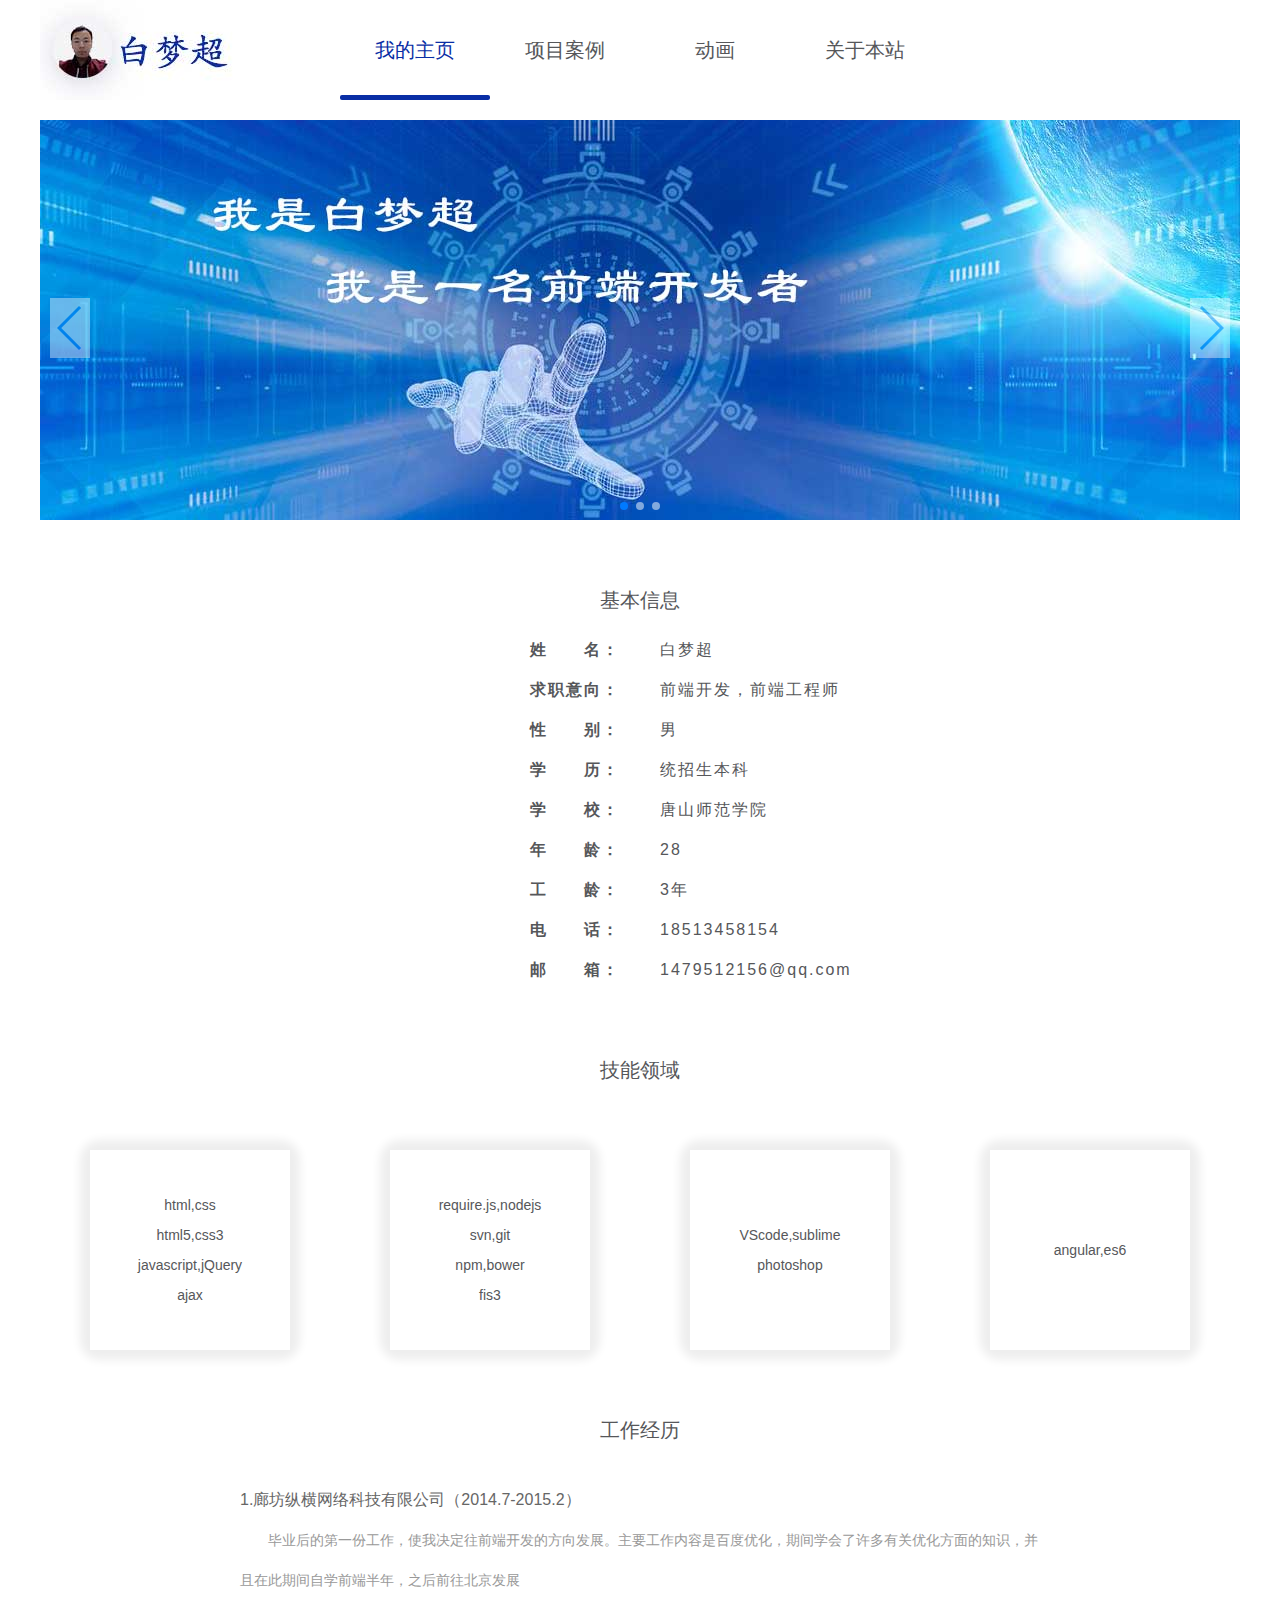
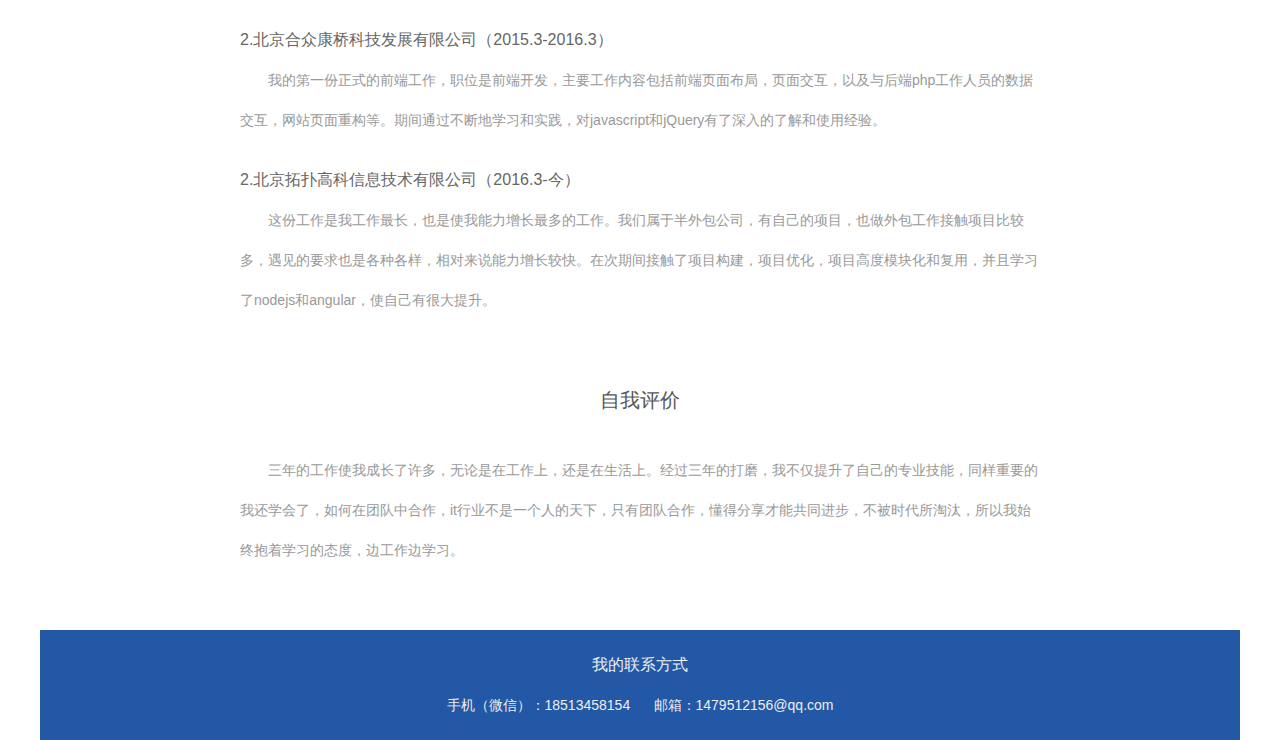
<file: index.html>
<html>
	<head>
		<meta http-equiv="Content-Type" content="text/html; charset=utf-8" />
		<title>我的主页</title>
		<meta name="keywords" content="我的主页" />
		<meta name="description" content="我的主页" />
		<meta name="viewport" content="width=device-width,initial-scale=1,maximum-scale=1,user-scalable=no" />
		<meta content="telephone=no,email=no" name="format-detection" />
		<meta http-equiv="X-UA-Compatible" content="IE=edge">
		<link rel="stylesheet" type="text/css" href="/css/style.css">
		<link rel="stylesheet" type="text/css" href="/inc/swiper.min.css">
	</head>
<body class="index">
	<section class="html_nav">
		<section class="html_auto">
			<div class="logo">
				<img src="/images/logo.png">
			</div>
			<ul class="nav">
				<li class="on" url="/" target="_self" >我的主页</li>
				<li class="li_click" url="/views/myWorks.html" target="_self" >项目案例</li>
				<li class="li_click" url="/views/canvas/canvaslist.html" target="_self" >动画</li>            
				<li class="li_click" url="/views/about.html" target="_self" >关于本站</li>
				<li class="bottom_line"></li>
			</ul>
		</section>
	</section>
	<section class="html_auto">
		<section class="html_banner">
			<div class="swiper-container">
				<div class="swiper-wrapper">
					<div class="swiper-slide"><img src="/UploadFiles/banner_1.jpg"></div>
					<div class="swiper-slide"><img src="/UploadFiles/banner_2.jpg"></div>
					<div class="swiper-slide"><img src="/UploadFiles/banner_3.jpg"></div>
				</div>
				<!-- 如果需要分页器 -->
				<div class="swiper-pagination"></div>
				<!-- 如果需要导航按钮 -->
				<div class="swiper-button-prev"></div>
				<div class="swiper-button-next"></div>
			</div>
		</section>
	</section>
	<section class="html_auto">
		<section class="AboutUs">
			<h3 class="module_title">基本信息</h3>
			<div class="information">
				<div class="left">姓　　名：</div>
				<div class="right">白梦超</div>
				<div class="left">求职意向：</div>
				<div class="right">前端开发，前端工程师</div>
				<div class="left">性　　别：</div>
				<div class="right">男</div>
				<div class="left">学　　历：</div>
				<div class="right">统招生本科</div>
				<div class="left">学　　校：</div>
				<div class="right">唐山师范学院</div>
				<div class="left">年　　龄：</div>
				<div class="right">28</div>
				<div class="left">工　　龄：</div>
				<div class="right">3年</div>
				<div class="left">电　　话：</div>
				<div class="right">18513458154</div>
				<div class="left">邮　　箱：</div>
				<div class="right">1479512156@qq.com</div>
			</div>
		</section>
		<section class="module_box">
			<h3 class="module_title">技能领域</h3>
			<div class="knowledge">
				<div class="box_hover">
					<div class="box_bao">
						<div class="box">			
							<div class="box_out">
								熟练使用html、css、H5、css3完成页面布局和页面重构，配合js、jQuery实现页面动态交互效果，并且实现ajax数据交互。
							</div>
						</div>
						<div class="box">
							<div class="box_in">
								html,css<br>html5,css3<br>javascript,jQuery<br>ajax
							</div>
						</div>
					</div>
				</div>
				<div class="box_hover">
					<div class="box_bao">
						<div class="box">
							<div class="box_out">
								熟练使用require.js、nodejs实现网站构建，以及高度模块化，善于使用svn、git等版本管理器团队合作，善于利用npm、bower等前端包管理器，fis3优化项目
							</div>
						</div>
						<div class="box">
							<div class="box_in">
								require.js,nodejs<br>svn,git<br>npm,bower<br>fis3
							</div>
						</div>
					</div>
				</div>
				<div class="box_hover">
					<div class="box_bao">
						<div class="box">
							<div class="box_out">
								熟练使用VScode,sublime等前端编程软件，以及photoshop制图工具，100%还原设计稿，完成项目前台页面
							</div>
						</div>
						<div class="box">
							<div class="box_in">
								VScode,sublime<br>photoshop
							</div>
						</div>
					</div>
				</div>
				<div class="box_hover">
					<div class="box_bao">
						<div class="box">
							<div class="box_out">
								熟悉angular、es6，对es6的新特性略有研究，目前还在深入的学习angular和es6
							</div>
						</div>
						<div class="box">
							<div class="box_in">
								angular,es6
							</div>
						</div>
					</div>
				</div>
			</div>
		</section>
		<section class="module_box">
			<h3 class="module_title">工作经历</h3>
			<div class="personal">
				<p class="p1">1.廊坊纵横网络科技有限公司（2014.7-2015.2）</p>
				<p class="p2">毕业后的第一份工作，使我决定往前端开发的方向发展。主要工作内容是百度优化，期间学会了许多有关优化方面的知识，并且在此期间自学前端半年，之后前往北京发展</p>
			</div>
			<div class="personal">
				<p class="p1">2.北京合众康桥科技发展有限公司（2015.3-2016.3）</p>
				<p class="p2">我的第一份正式的前端工作，职位是前端开发，主要工作内容包括前端页面布局，页面交互，以及与后端php工作人员的数据交互，网站页面重构等。期间通过不断地学习和实践，对javascript和jQuery有了深入的了解和使用经验。</p>
			</div>
			<div class="personal">
				<p class="p1">2.北京拓扑高科信息技术有限公司（2016.3-今）</p>
				<p class="p2">这份工作是我工作最长，也是使我能力增长最多的工作。我们属于半外包公司，有自己的项目，也做外包工作接触项目比较多，遇见的要求也是各种各样，相对来说能力增长较快。在次期间接触了项目构建，项目优化，项目高度模块化和复用，并且学习了nodejs和angular，使自己有很大提升。</p>
			</div>
		</section>
		<section class="module_box">
				<h3 class="module_title">自我评价</h3>
				<div class="personal">					
					<p class="p2">三年的工作使我成长了许多，无论是在工作上，还是在生活上。经过三年的打磨，我不仅提升了自己的专业技能，同样重要的我还学会了，如何在团队中合作，it行业不是一个人的天下，只有团队合作，懂得分享才能共同进步，不被时代所淘汰，所以我始终抱着学习的态度，边工作边学习。</p>
				</div>
			</section>
	</section>
	<section class="html_foot">
		<h1>我的联系方式</h1>
		<p>手机（微信）：18513458154 &nbsp;&nbsp;&nbsp;&nbsp; 邮箱：1479512156@qq.com</p>
	</section>
<script data-main="/widget/main.js" src="/inc/require.js" id="script_page" page="index"></script>
</body>
</html>
</file>
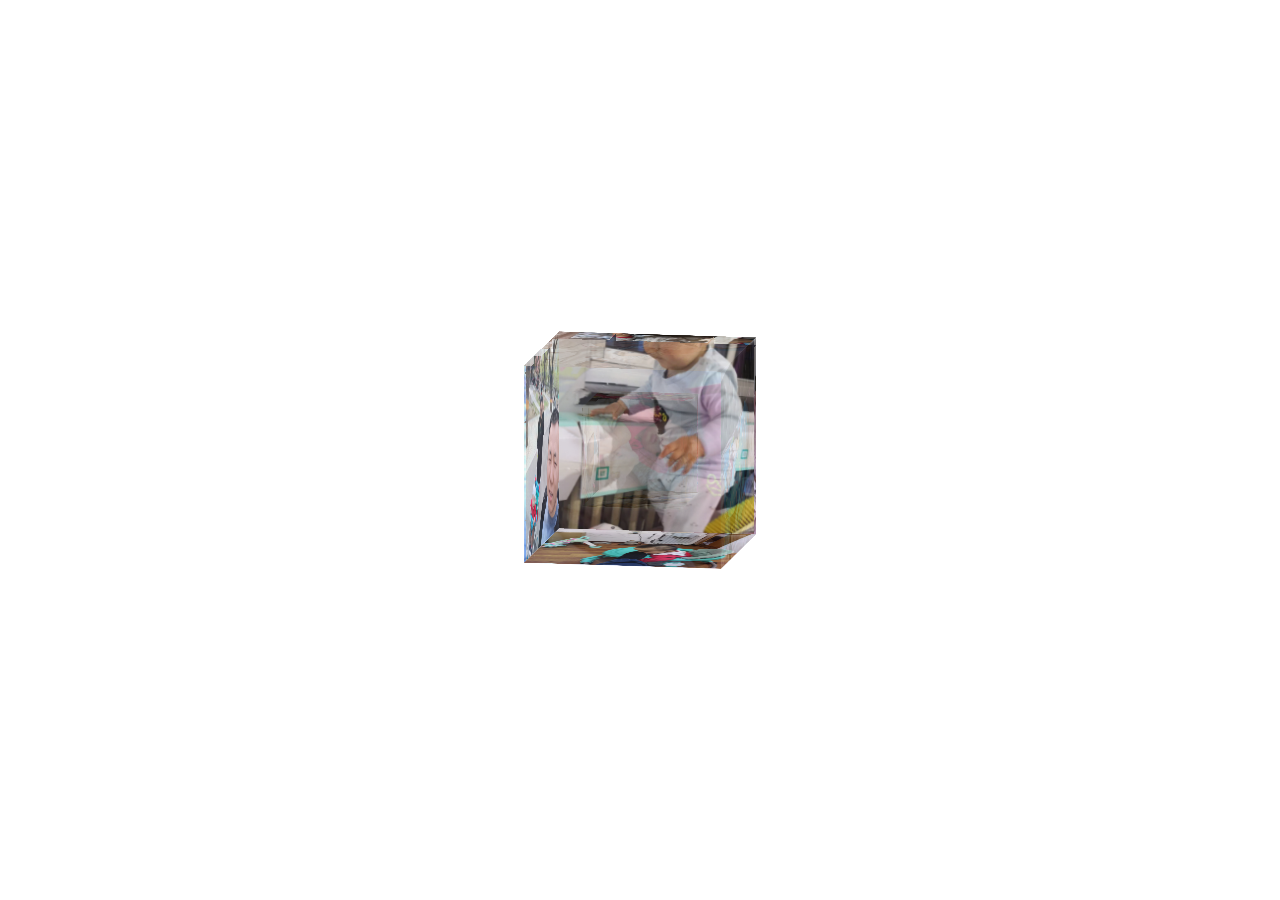
<file: animation/animation1/index.htm>
<!DOCTYPE html>
<html lang="en">

<head>
    <meta charset="UTF-8">
    <meta name="viewport" content="width=device-width, initial-scale=1.0">
    <meta http-equiv="X-UA-Compatible" content="ie=edge">
    <title>css3 照片盒</title>
    <link rel="stylesheet" type="text/css" href="css/xixi.css" />
</head>

<body>
    <div id="boxOut">
        <div id="box">
            <div class="in"></div>
            <div class="in"></div>
            <div class="in"></div>
            <div class="in"></div>
            <div class="in"></div>
            <div class="in"></div>
            <div class="out"></div>
            <div class="out"></div>
            <div class="out"></div>
            <div class="out"></div>
            <div class="out"></div>
            <div class="out"></div>
        </div>
    </div>
</body>
</html>
</file>
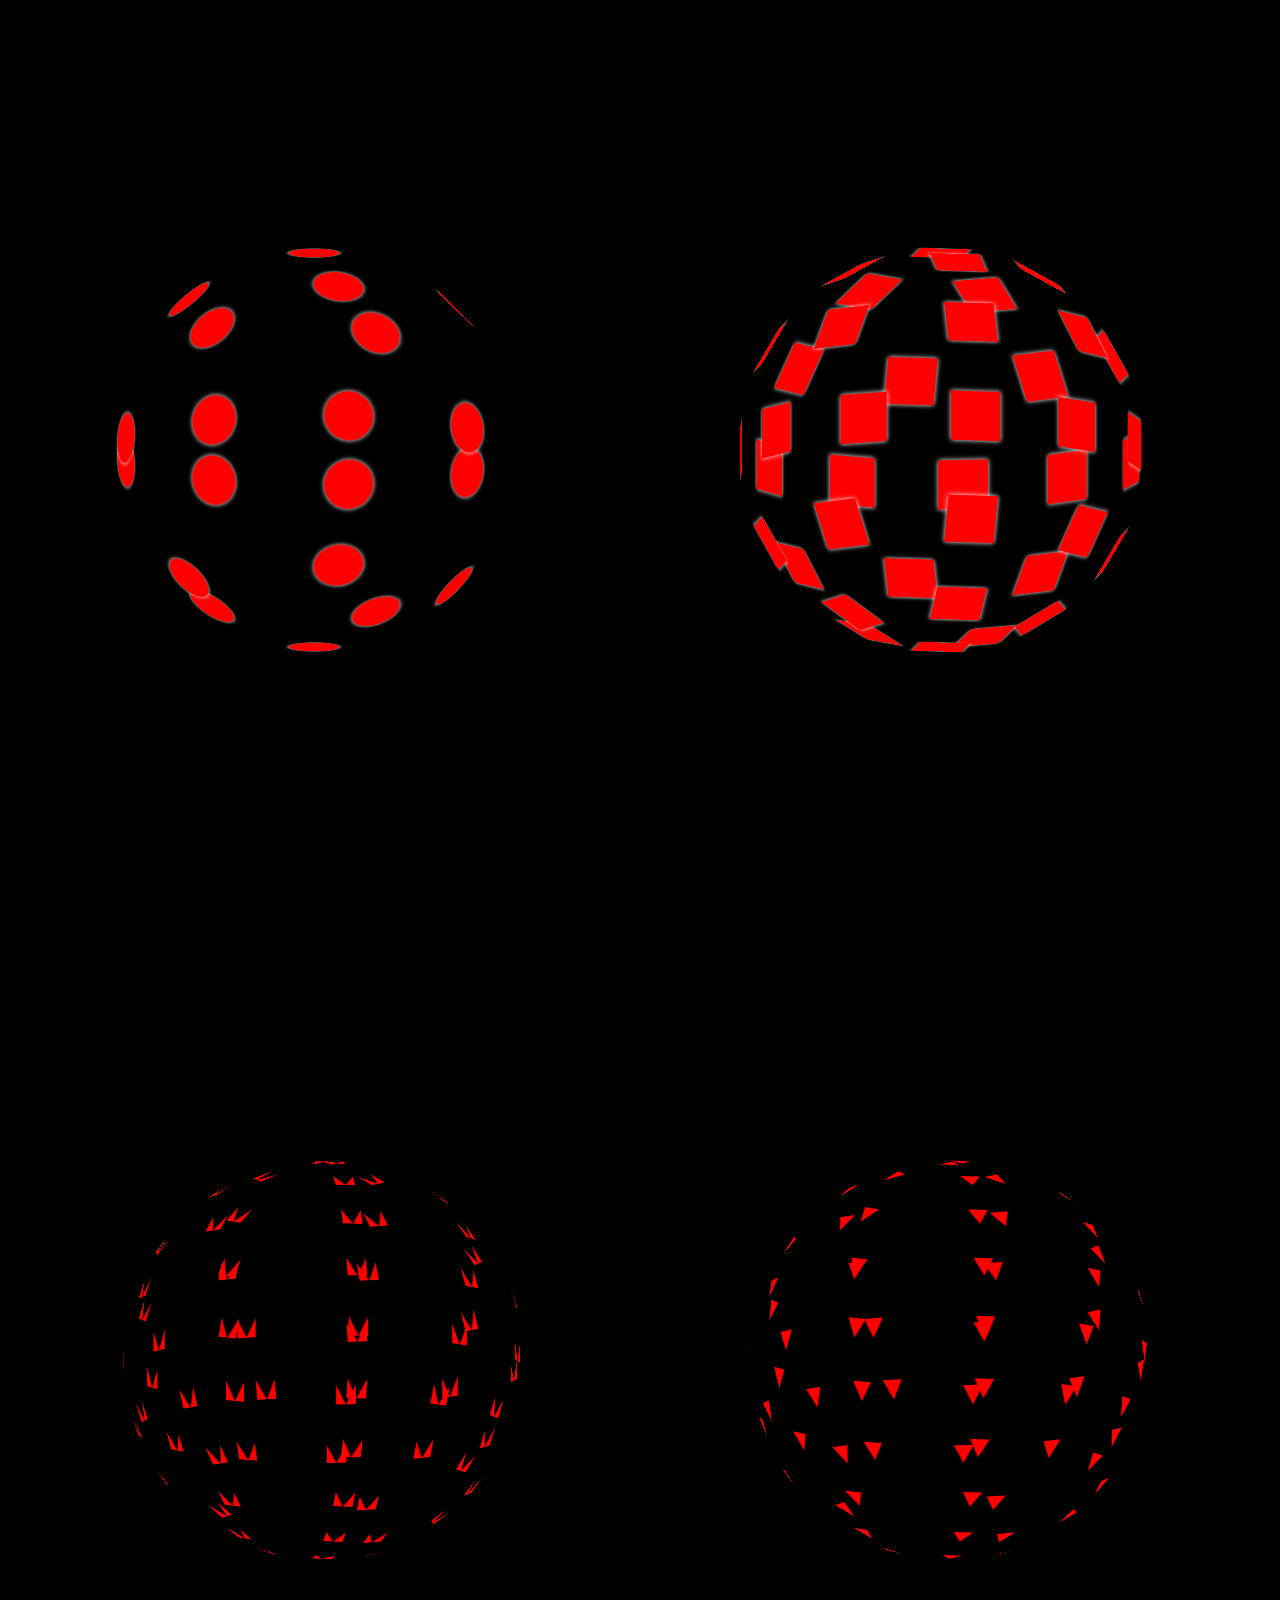
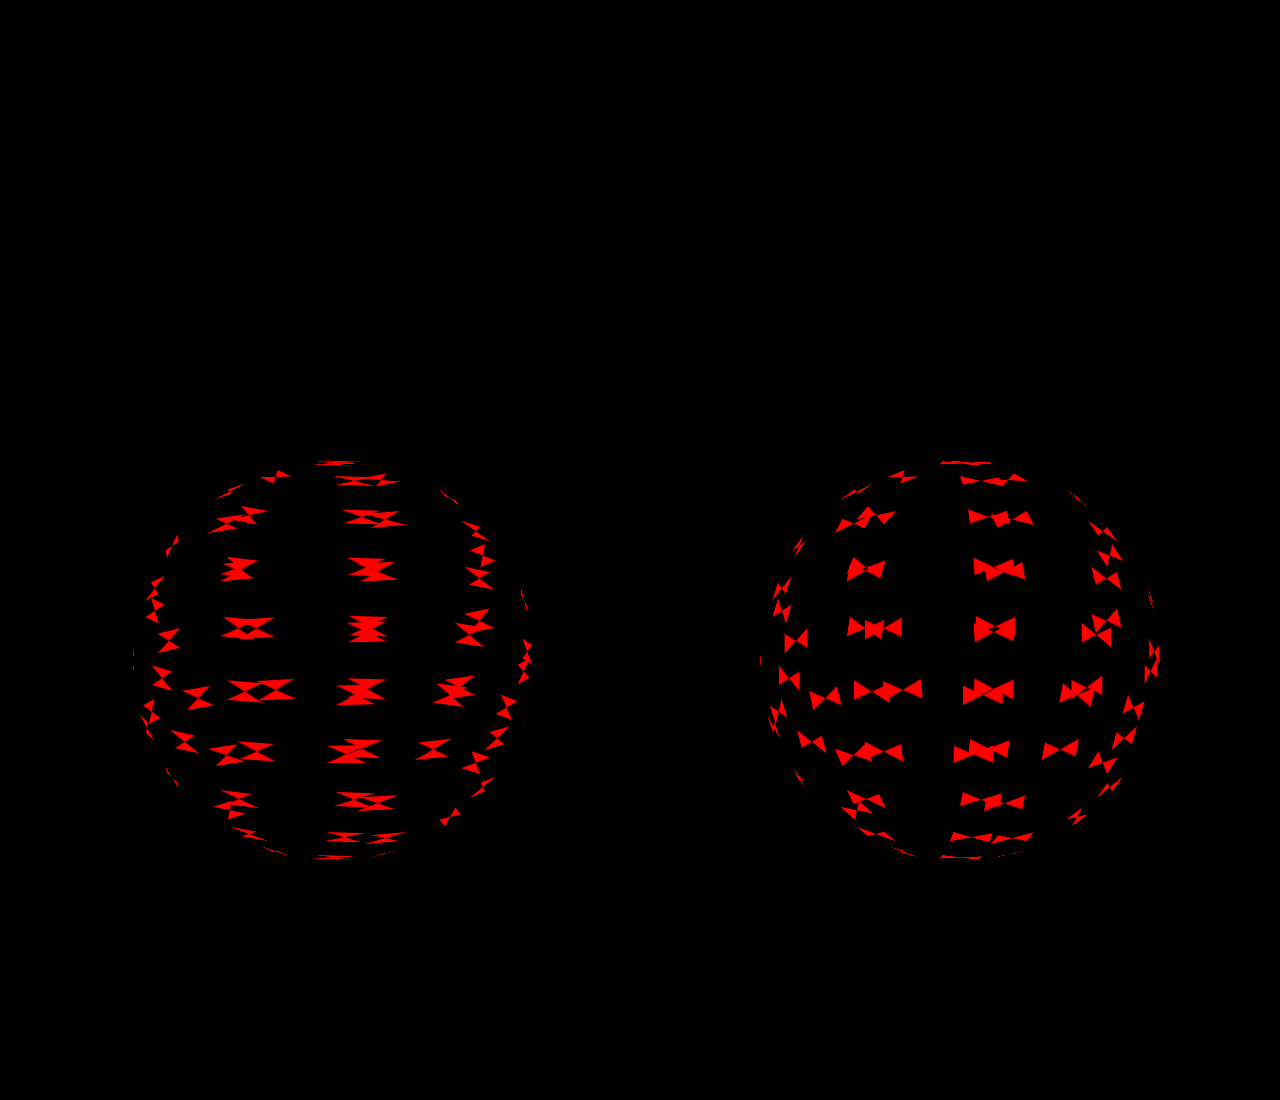
<file: animation/animation2/index.htm>
<!DOCTYPE html>
<html lang="en">

<head>
    <meta charset="UTF-8">
    <meta name="viewport" content="width=device-width, initial-scale=1.0">
    <meta http-equiv="X-UA-Compatible" content="ie=edge">
    <title>Document</title>
    <style>
        html,
        body,
        h1,
        h2,
        h3,
        h4,
        h5,
        h6,
        hr,
        p,
        ul,
        li,
        form,
        button,
        input,
        textarea,
        th,
        td,
        div,
        dl,
        dt,
        dd,
        img {
            margin: 0;
            padding: 0;
            border: 0;
            font-family: 'Microsoft YaHei';
        }

        body {
            background: #000;
        }

        #boxOut {
            width: 49vw;
            height: 100vh;
            position: relative;
            overflow: hidden;
            transform-style: preserve-3d;
            float: left;
            /* perspective: 200px; */
        }

        #boxOut>div {
            width: 100%;
            height: 100%;
            position: relative;
            transform-style: preserve-3d;
            transform: translateZ(100px);
            transform: rotateX(10deg) rotateY(10deg);
        }

        #boxOut div div {
            position: absolute;
            top: 50%;
            left: 50%;
            margin-left: -25px;
            margin-top: -25px;
            width: 50px;
            height: 50px;
            line-height: 50px;
            text-align: center;
            background: #ff0000;
            box-shadow: 0px 0px 5px #fff;
            border-radius: 50%;
            overflow: hidden;
            transition: all 1s linear;
            transform: translateZ(0px);
        }

        /*  球2*/
        #boxOut1 {
            width: 49vw;
            height: 100vh;
            position: relative;
            overflow: hidden;
            transform-style: preserve-3d;
            float: left;
            /* perspective: 200px; */
        }

        #boxOut1>div {
            width: 100%;
            height: 100%;
            position: relative;
            transform-style: preserve-3d;
            transform: translateZ(100px);
            transform: rotateX(10deg) rotateY(10deg);
        }

        #boxOut1 div div {
            position: absolute;
            top: 50%;
            left: 50%;
            margin-left: -25px;
            margin-top: -25px;
            width: 50px;
            height: 50px;
            line-height: 50px;
            text-align: center;
            background: #ff0000;
            box-shadow: 0px 0px 5px #fff;
            overflow: hidden;
            transition: all 1s linear;
            transform: translateZ(200px);
        }

        /* 球3*/
        #boxOut3 {
            width: 49vw;
            height: 100vh;
            position: relative;
            overflow: hidden;
            transform-style: preserve-3d;
            float: left;
            /* perspective: 200px; */
        }

        #boxOut3>div {
            width: 100%;
            height: 100%;
            position: relative;
            transform-style: preserve-3d;
            transform: translateZ(100px);
            transform: rotateX(10deg) rotateY(10deg);
        }

        #boxOut3 div div {
            position: absolute;
            top: 50%;
            left: 50%;
            /* margin-left: -25px;
            margin-top: -25px;
            width: 50px;
            height: 50px;
            line-height: 50px;
            text-align: center;
            background: #ff0000;
            box-shadow: 0px 0px 5px #fff;
            overflow: hidden;
            transition: all 1s linear; */
            width: 0;
            height: 0;
            border-top: 20px solid transparent;
            border-left: 10px solid red;
            border-right: 10px solid red;
            background: transparent;
            box-shadow: none;
            transform: translateZ(200px);
        }

        /* 球4*/
        #boxOut4 {
            width: 49vw;
            height: 100vh;
            position: relative;
            overflow: hidden;
            transform-style: preserve-3d;
            float: left;
            /* perspective: 200px; */
        }

        #boxOut4>div {
            width: 100%;
            height: 100%;
            position: relative;
            transform-style: preserve-3d;
            transform: translateZ(100px);
            transform: rotateX(10deg) rotateY(10deg);
        }

        #boxOut4 div div {
            position: absolute;
            top: 50%;
            left: 50%;
            width: 0;
            height: 0;
            border-top: 20px solid red;
            border-left: 10px solid transparent;
            border-right: 10px solid transparent;
            background: transparent;
            box-shadow: none;
            transform: translateZ(200px);
        }

        /* 球5*/
        #boxOut5 {
            width: 49vw;
            height: 100vh;
            position: relative;
            overflow: hidden;
            transform-style: preserve-3d;
            float: left;
            /* perspective: 200px; */
        }

        #boxOut5>div {
            width: 100%;
            height: 100%;
            position: relative;
            transform-style: preserve-3d;
            transform: translateZ(100px);
            transform: rotateX(10deg) rotateY(10deg);
        }

        #boxOut5 div div {
            position: absolute;
            top: 50%;
            left: 50%;
            width: 0;
            height: 0;
            border-top: 10px solid red;
            border-left: 20px solid transparent;
            border-right: 20px solid transparent;
            border-bottom: 10px solid red;
            background: transparent;
            box-shadow: none;
            transform: translateZ(200px);
        }

        /* 球6*/
        #boxOut6 {
            width: 49vw;
            height: 100vh;
            position: relative;
            overflow: hidden;
            transform-style: preserve-3d;
            float: left;
            /* perspective: 200px; */
        }

        #boxOut6>div {
            width: 100%;
            height: 100%;
            position: relative;
            transform-style: preserve-3d;
            transform: translateZ(100px);
            transform: rotateX(10deg) rotateY(10deg);
        }

        #boxOut6 div div {
            position: absolute;
            top: 50%;
            left: 50%;
            width: 0;
            height: 0;
            border-top: 10px solid transparent;
            border-bottom: 10px solid transparent;
            border-left: 20px solid red;
            border-right: 20px solid red;
            
            background: transparent;
            box-shadow: none;
            transform: translateZ(200px);
        }
    </style>
</head>

<body>
    <div id="boxOut">

    </div>
    <div id="boxOut1">

    </div>

    <div id="boxOut3">

    </div>
    <div id="boxOut4">

    </div>
    <div id="boxOut5">

    </div>
    <div id="boxOut6">

    </div>
</body>
<script src="js/cssCreateBall.js"></script>
<script>
    var ball1 = new cssCreateBall();
    var ball1_opt = {
        targetBox: 'boxOut', //目标元素外包盒子id，必须是id
        obj: [1,5,9,5,1], //球体元素分两类，数字 - 球体总行数每行比上一行多两个；数组-分别设置每一行个数
    }
    ball1.init(ball1_opt);

    var ball2 = new cssCreateBall();
    var ball2_opt = {
        targetBox: 'boxOut1', //目标元素外包盒子id，必须是id
        obj: [1,5,8,11,8,5,1], //球体元素分两类，数字 - 球体总行数每行比上一行多两个；数组-分别设置每一行个数
    }
    ball2.init(ball2_opt);

    var ball3 = new cssCreateBall();
    var ball3_opt = {
        targetBox: 'boxOut3', //目标元素外包盒子id，必须是id
        obj: 11, //球体元素分两类，数字 - 球体总行数每行比上一行多两个；数组-分别设置每一行个数
    }
    ball3.init(ball3_opt);

    var ball4 = new cssCreateBall();
    var ball4_opt = {
        targetBox: 'boxOut4', //目标元素外包盒子id，必须是id
        obj: 11, //球体元素分两类，数字 - 球体总行数每行比上一行多两个；数组-分别设置每一行个数
    }
    ball4.init(ball4_opt);

    var ball5 = new cssCreateBall();
    var ball5_opt = {
        targetBox: 'boxOut5', //目标元素外包盒子id，必须是id
        obj: 11, //球体元素分两类，数字 - 球体总行数每行比上一行多两个；数组-分别设置每一行个数
    }
    ball5.init(ball5_opt);

    var ball6 = new cssCreateBall();
    var ball6_opt = {
    targetBox: 'boxOut6', //目标元素外包盒子id，必须是id
    obj: 11, //球体元素分两类，数字 - 球体总行数每行比上一行多两个；数组-分别设置每一行个数
    }
    ball6.init(ball6_opt);
</script>
<!-- <script>
    //添加元素多行，每行比上一行多两个,一半行数+1;可以传一个数组，自定义每行行个数，
    function addElements(obj) {
        var oBox = document.getElementById('box');
        if (typeof obj == 'number') {
            for (var j = 0; j < obj; j++) {
                if (j < obj / 3) {
                    for (var i = 0; i < 2 * j + 1; i++) {
                        var odiv = document.createElement('div');
                        odiv.setAttribute('line', j + 1)
                        oBox.appendChild(odiv);
                    }
                } else {
                    for (var i = 0; i < 2 * (obj - j - 1) + 1; i++) {
                        var odiv = document.createElement('div');
                        odiv.setAttribute('line', j + 1)
                        oBox.appendChild(odiv);
                    }
                }
            }
        } else {
            for (var j = 0; j < obj.length; j++) {
                for (var i = 0; i < obj[j]; i++) {
                    var odiv = document.createElement('div');
                    odiv.setAttribute('line', j + 1)
                    oBox.appendChild(odiv);
                }
            }
        }

    }

    addElements([1, 5, 9, 15, 9, 5, 1])

    var aDiv = document.getElementById('box').getElementsByTagName('div');
    var maxLine = aDiv[aDiv.length - 1].getAttribute('line');
    var j = 0;
    document.getElementById('button').onclick = function () {
        oBox.className = "box";
        //球体
        for (; j < maxLine; j++) {
            var linDiv = [];
            for (var m = 0; m < aDiv.length; m++) {
                if (aDiv[m].getAttribute('line') == (j +
                        1)) {
                    linDiv.push(aDiv[m]);
                }
            }
            var i = 0;
            var degX = 180 / (maxLine - 1) * (j - (maxLine - 1) / 2);
            var degY = 360 /
                linDiv.length;
            for (; i < linDiv.length; i++) {
                linDiv[i].style.transition = "all "+ (j*5 + i)+"s liner";
                linDiv[i].style.transform = 'rotateY(' + degY * i + 'deg) rotateX(' +
                    degX + 'deg) translateZ(200px) ';
                
            }
        }
    }


    //斜面
    var oBox = document.getElementById('box')
    oBox.className = "box ping";
    var xieLine = Math.ceil(aDiv.length / 4);
    for (var i = 0; i < xieLine; i++) {

        aDiv[i].style.transform = "translateZ(" + i * 50 + "px) translateX(" + i * 50 + "px) rotateY(-60deg)";
        aDiv[i + xieLine].style.transform = "translateZ(" + i * 50 + "px) translateY(100px) translateX(" + i * 50 +
            "px)  rotateY(-60deg)"
        aDiv[i + xieLine * 2].style.transform = "translateZ(" + i * 50 + "px) translateY(200px) translateX(" + i * 50 +
            "px) rotateY(-60deg)"
        if (aDiv[i + xieLine * 3]) {
            aDiv[i + xieLine * 3].style.transform = "translateZ(" + i * 50 + "px) translateY(300px) translateX(" + i *
                50 + "px) rotateY(-60deg)"
        }

    }

    var oBox = document.getElementById('box')
    var x, y, startX, startY, moveX, moveY;
    startX = 10;
    startY = 10;
    document.addEventListener('mousedown', function (e) {
        x = e.pageX;
        y = e.pageY;

        downStartX = startX;
        downStartY = startY
        document.addEventListener('mousemove', fn1, false)
        document.addEventListener('mouseup', fn2, false)
    }, false)

    var fn2 = function () {
        document.removeEventListener('mousemove', fn1)
        document.removeEventListener('mouseup', fn2)
    }
    var fn1 = function (e) {
        moveX = e.pageX;
        moveY = e.pageY;

        startX = downStartX - (moveY - y);
        startY = downStartY + (moveX - x);

        //oBox.style.transform = ' rotateY(' + (startY + moveX - x) + 'deg)';
        oBox.style.transform = 'rotateX(' + startX + 'deg) rotateY(' + startY + 'deg)';


    }
</script> -->

</html>
</file>
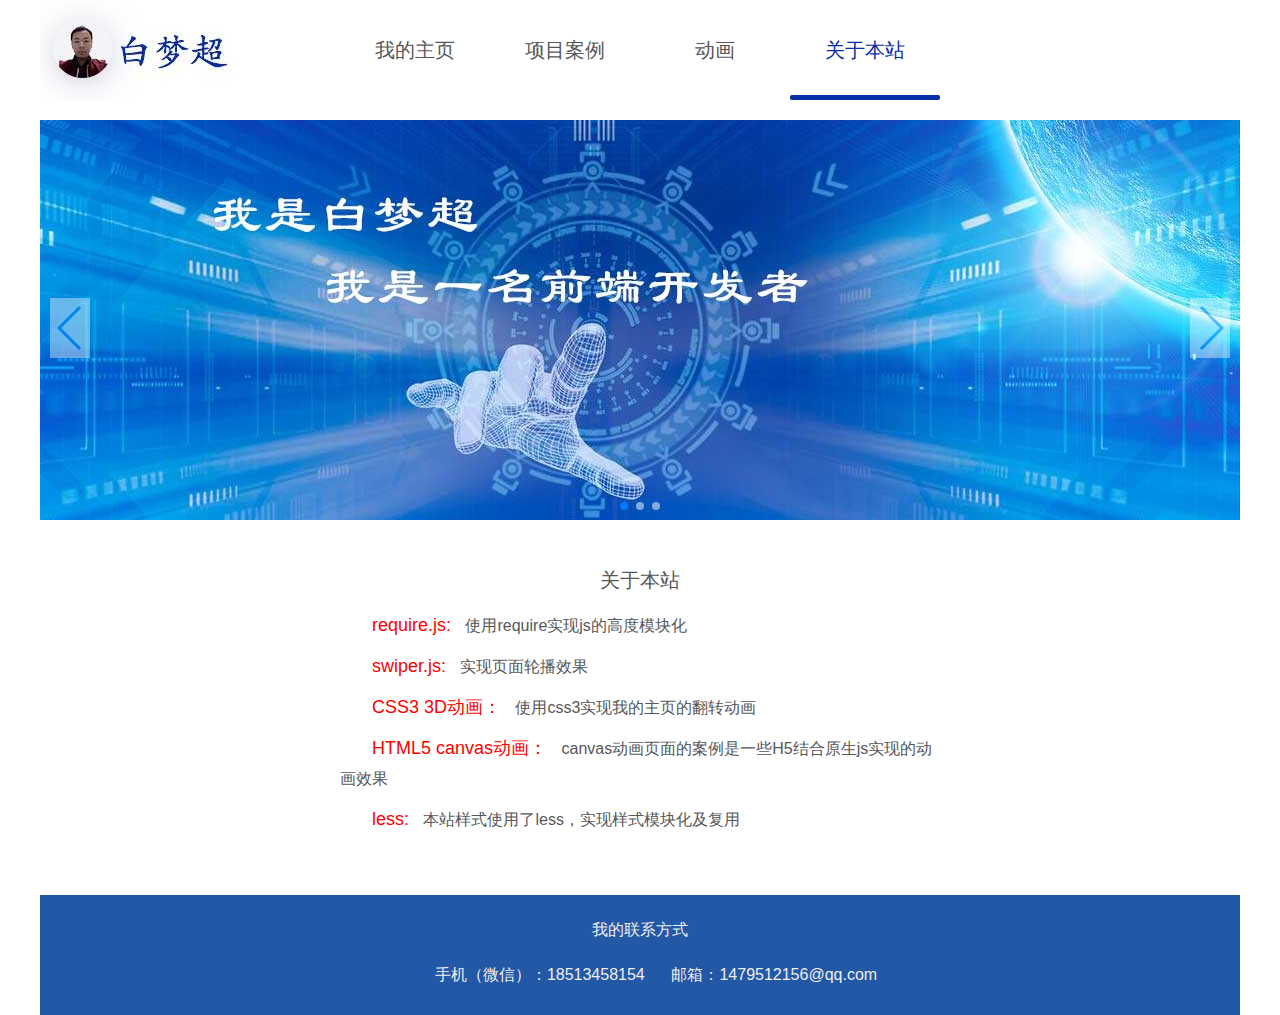
<file: views/about.html>
<html>
    <head>
		<meta http-equiv="Content-Type" content="text/html; charset=utf-8" />
		<title>关于本站</title>
		<meta name="keywords" content="关于本站" />
		<meta name="description" content="关于本站" />
		<meta name="viewport" content="width=device-width,initial-scale=1,maximum-scale=1,user-scalable=no" />
		<meta content="telephone=no,email=no" name="format-detection" />
		<meta http-equiv="X-UA-Compatible" content="IE=edge">
		<link rel="stylesheet" type="text/css" href="/css/style.css">
		<link rel="stylesheet" type="text/css" href="/inc/swiper.min.css">
	</head>
<body class="about">
    <section class="html_nav">
		<section class="html_auto">
			<div class="logo">
				<img src="/images/logo.png">
			</div>
			<ul class="nav">
				<li class="li_click" url="/" target="_self" >我的主页</li>
				<li class="li_click" url="/views/myWorks.html" target="_self" >项目案例</li>
				<li class="li_click" url="/views/canvas/canvaslist.html" target="_self" >动画</li>            
				<li class="on" url="/views/about.html" target="_self" >关于本站</li>
				<li class="bottom_line"></li>
			</ul>
		</section>
	</section>
	<section class="html_auto">
		<section class="html_banner">
			<div class="swiper-container">
				<div class="swiper-wrapper">
					<div class="swiper-slide"><img src="/UploadFiles/banner_1.jpg"></div>
					<div class="swiper-slide"><img src="/UploadFiles/banner_2.jpg"></div>
					<div class="swiper-slide"><img src="/UploadFiles/banner_3.jpg"></div>
				</div>
				<!-- 如果需要分页器 -->
				<div class="swiper-pagination"></div>
				<!-- 如果需要导航按钮 -->
				<div class="swiper-button-prev"></div>
				<div class="swiper-button-next"></div>
			</div>
		</section>
	</section>
	<section class="html_auto">        
        <h3 class="title">关于本站</h3>
        <p><span>require.js:</span> 使用require实现js的高度模块化</p>
        <p><span>swiper.js:</span> 实现页面轮播效果</p>
        <p><span>CSS3 3D动画：</span> 使用css3实现我的主页的翻转动画</p>
        <p><span>HTML5 canvas动画：</span> canvas动画页面的案例是一些H5结合原生js实现的动画效果</p>
        <p><span>less:</span> 本站样式使用了less，实现样式模块化及复用</p>    
    </section>
	<section class="html_foot">
		<h1>我的联系方式</h1>
		<p>手机（微信）：18513458154 &nbsp;&nbsp;&nbsp;&nbsp; 邮箱：1479512156@qq.com</p>
	</section>
<script data-main="/widget/main.js" src="/inc/require.js" id="script_page" page="index"></script>
</body>
</html>
</file>
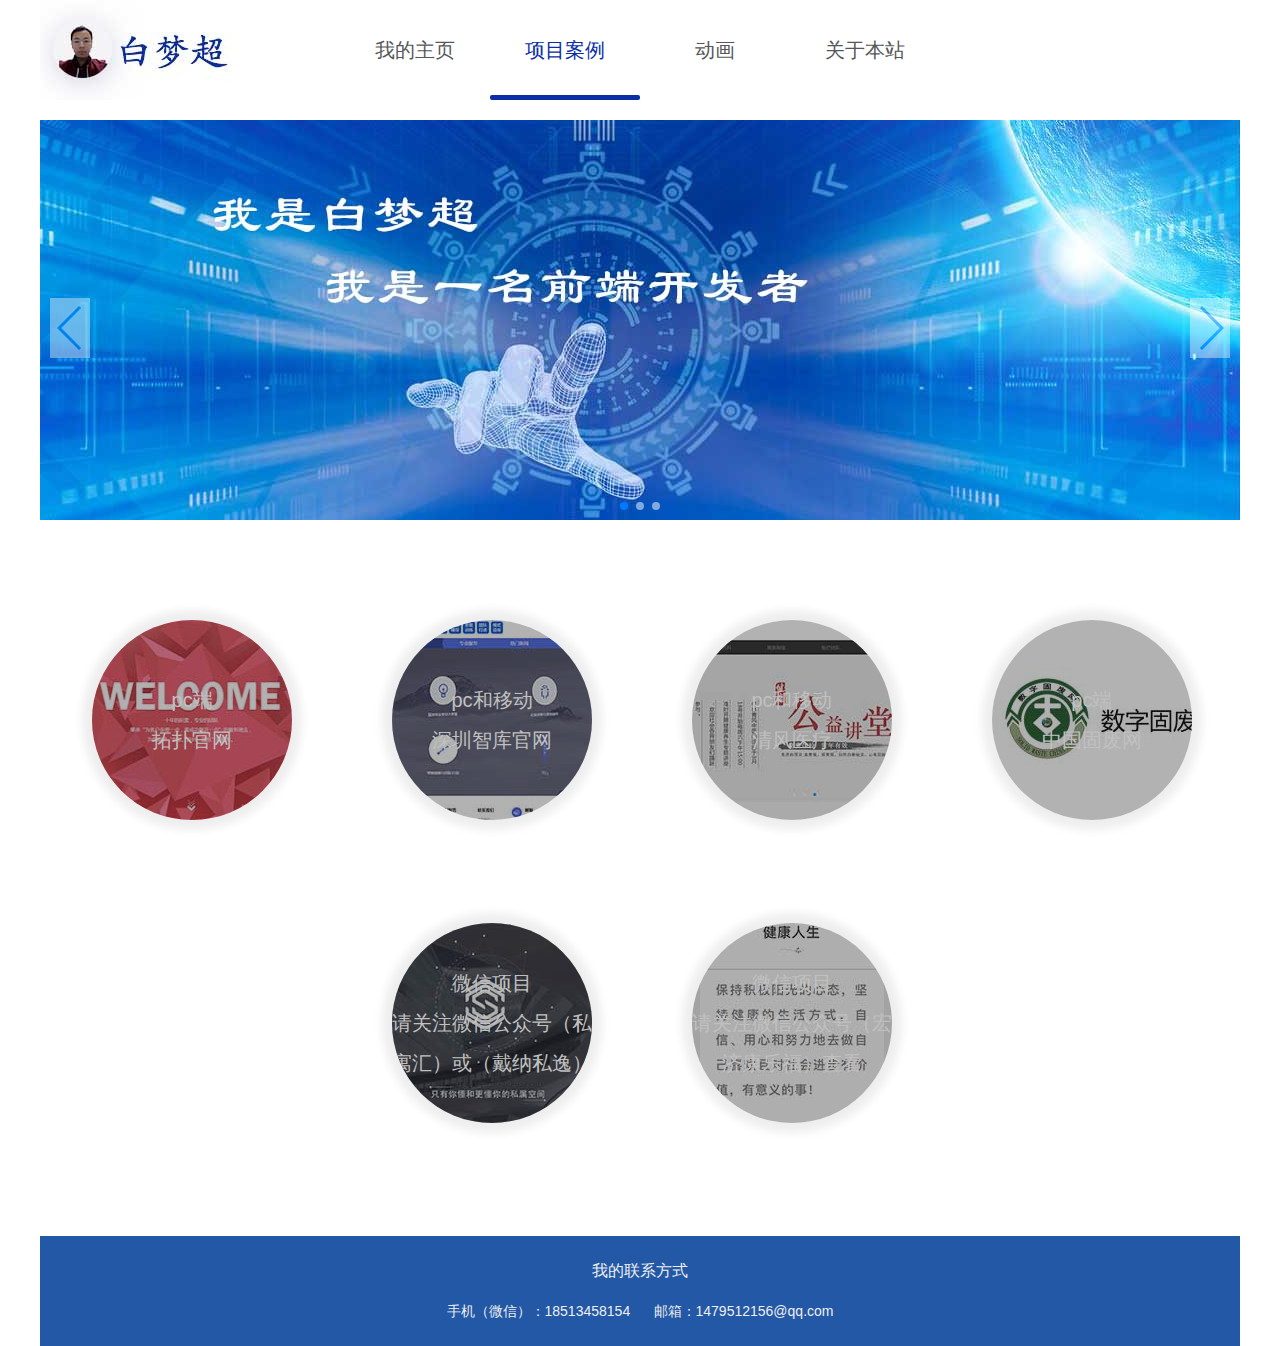
<file: views/myWorks.html>
<html>
	<head>
		<meta http-equiv="Content-Type" content="text/html; charset=utf-8" />
		<title>项目案例</title>
		<meta name="keywords" content="项目案例" />
		<meta name="description" content="项目案例" />
		<meta name="viewport" content="width=device-width,initial-scale=1,maximum-scale=1,user-scalable=no" />
		<meta content="telephone=no,email=no" name="format-detection" />
		<meta http-equiv="X-UA-Compatible" content="IE=edge">
		<link rel="stylesheet" type="text/css" href="/css/style.css">
		<link rel="stylesheet" type="text/css" href="/inc/swiper.min.css">
	</head>
<body class="myworks">
	<section class="html_nav">
		<section class="html_auto">
			<div class="logo">
				<img src="/images/logo.png">
			</div>
			<ul class="nav">
				<li class="li_click" url="/" target="_self" >我的主页</li>
				<li class="on" url="/views/myWorks.html" target="_self" >项目案例</li>
				<li class="li_click" url="/views/canvas/canvaslist.html" target="_self" >动画</li>            
				<li class="li_click" url="/views/about.html" target="_self" >关于本站</li>
				<li class="bottom_line"></li>
			</ul>
		</section>
	</section>
	<section class="html_auto">
		<section class="html_banner">
			<div class="swiper-container">
				<div class="swiper-wrapper">
					<div class="swiper-slide"><img src="/UploadFiles/banner_1.jpg"></div>
					<div class="swiper-slide"><img src="/UploadFiles/banner_2.jpg"></div>
					<div class="swiper-slide"><img src="/UploadFiles/banner_3.jpg"></div>
				</div>
				<!-- 如果需要分页器 -->
				<div class="swiper-pagination"></div>
				<!-- 如果需要导航按钮 -->
				<div class="swiper-button-prev"></div>
				<div class="swiper-button-next"></div>
			</div>
		</section>
	</section>
	<section class="html_auto">
		<ul class="html_list">
			<li class="li_1">
				<div class="content_box li_click" url="http://topu.net/" target="_blank">
					<div class="mask"></div>
					<div class="content">
						<p>pc端<br>拓扑官网</p>
					</div>
				</div>
			</li>
			<li class="li_2">
				<div class="content_box li_click" url="http://szttcn.com/" target="_blank">
					<div class="mask"></div>
					<div class="content">
						<p>pc和移动<br>深圳智库官网</p>
					</div>
				</div>
			</li>
			<li class="li_3">
				<div class="content_box li_click" url="http://glqfzy.com/" target="_blank">
					<div class="mask"></div>
					<div class="content">
						<p>pc和移动<br>清风医疗</p>
					</div>
				</div>
			</li>
			<li class="li_4">
				<div class="content_box li_click" url="http://www.solidwastechina.com" target="_blank">
					<div class="mask"></div>
					<div class="content">
						<p>pc端<br>中国固废网</p>
					</div>
				</div>
			</li>
			<li class="li_5">
				<div class="content_box">
					<div class="mask"></div>
					<div class="content">
						<p>微信项目<br>请关注微信公众号（私寓汇）或（戴纳私逸）</p>
					</div>
				</div>
			</li>
			<li class="li_6">
				<div class="content_box">
					<div class="mask"></div>
					<div class="content">
						<p>微信项目<br>请关注微信公众号（宏济康乐福）查看</p>
					</div>
				</div>
			</li>
		</ul>
	</section>
	<section class="html_foot">
		<h1>我的联系方式</h1>
		<p>手机（微信）：18513458154 &nbsp;&nbsp;&nbsp;&nbsp; 邮箱：1479512156@qq.com</p>
	</section>
<script data-main="/widget/main.js" src="/inc/require.js" id="script_page" page="canvas"></script>
</body>
</html>
</file>
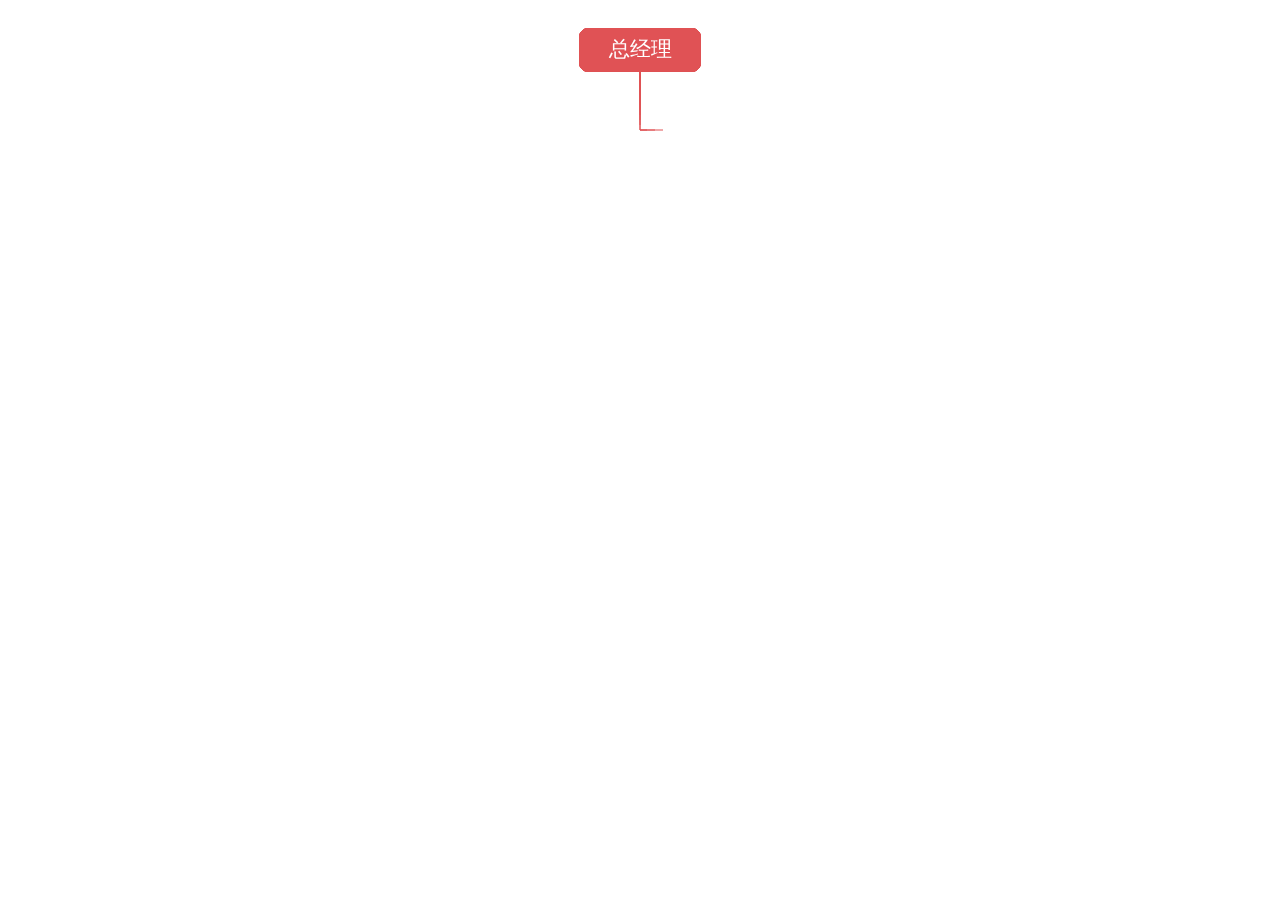
<file: views/canvas/canvas_1.html>
<html>
<head>
<meta http-equiv="Content-Type" content="text/html; charset=utf-8" />
<title>canvas动画</title>
<meta name="keywords" content="canvas动画" />
<meta name="description" content="canvas动画" />
<meta name="viewport" content="width=device-width,initial-scale=1,maximum-scale=1,user-scalable=no" />
<meta content="telephone=no,email=no" name="format-detection" />
<meta http-equiv="X-UA-Compatible" content="IE=edge">
<link rel="stylesheet" type="text/css" href="/css/style.css">
<link rel="stylesheet" type="text/css" href="/inc/swiper.min.css">
</head>
<body>
	<div class="html_auto">
		<canvas id="myCanvas"></canvas>
	</div>
</body>
<script data-main="/widget/main.js" src="/inc/require.js" id="script_page" page="canvas_1"></script>
</html>
</file>
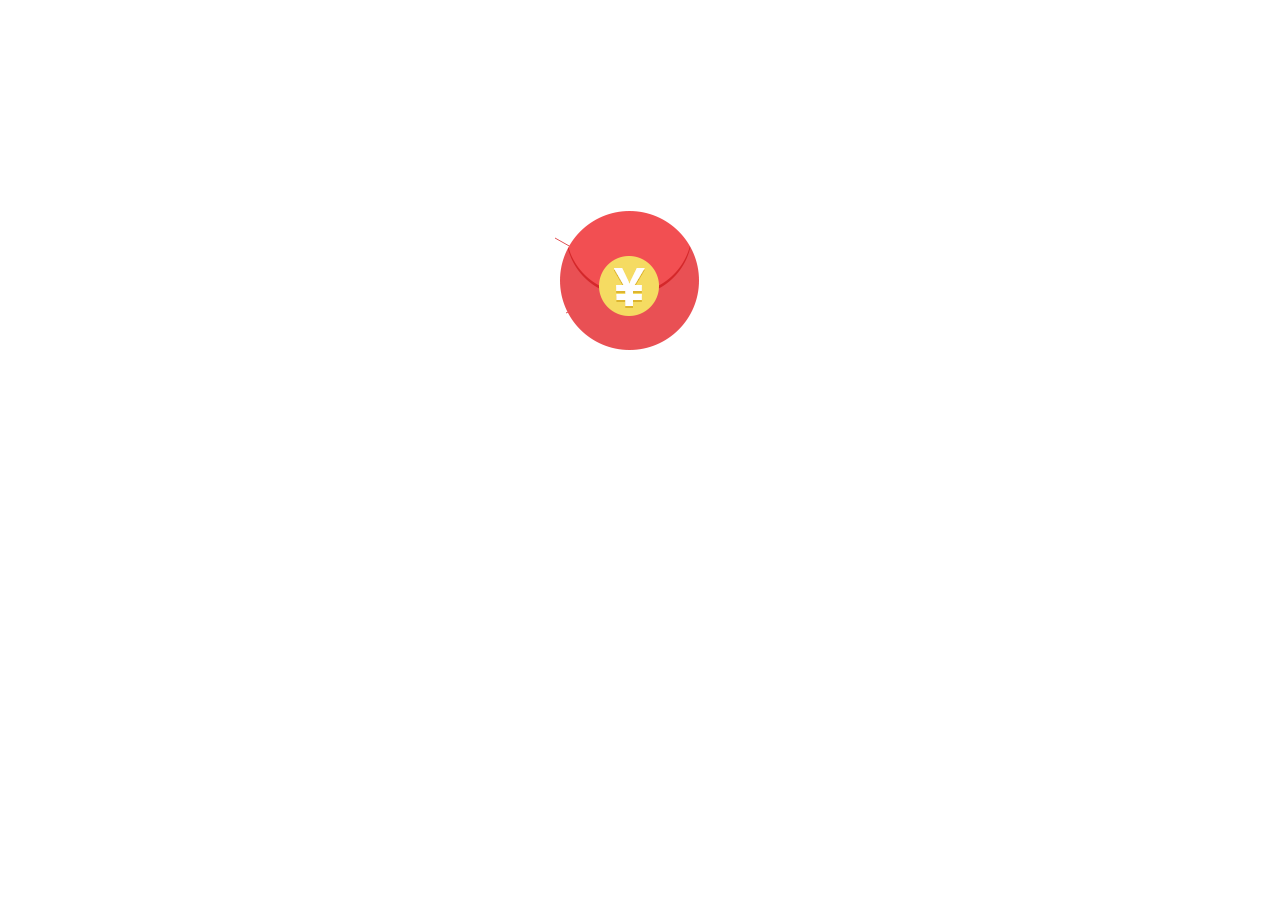
<file: views/canvas/canvas_2.html>
<html>
<head>
	<meta http-equiv="Content-Type" content="text/html; charset=utf-8" />
	<title>canvas动画</title>
	<meta name="keywords" content="canvas动画" />
	<meta name="description" content="canvas动画" />
	<meta name="viewport" content="width=device-width,initial-scale=1,maximum-scale=1,user-scalable=no" />
	<meta content="telephone=no,email=no" name="format-detection" />
	<meta http-equiv="X-UA-Compatible" content="IE=edge">
	<link rel="stylesheet" type="text/css" href="/css/style.css">
	<link rel="stylesheet" type="text/css" href="/inc/swiper.min.css">
	<style>
		div.min_width { width: 1200px; margin: 0 auto; position: relative;}
		div.pic { width: 139px; height: 139px; position: absolute; left: 520px; top: 211px;}
	</style>
</head>
<body>
	<div class="min_width">
		<canvas id="myCanvas"></canvas>
		<div class="pic">
			<img src="/images/weixin_yuan.png" />
		</div>
	</div>
</body>
<script data-main="/widget/main.js" src="/inc/require.js" id="script_page" page="canvas_2"></script>
</html>
</file>
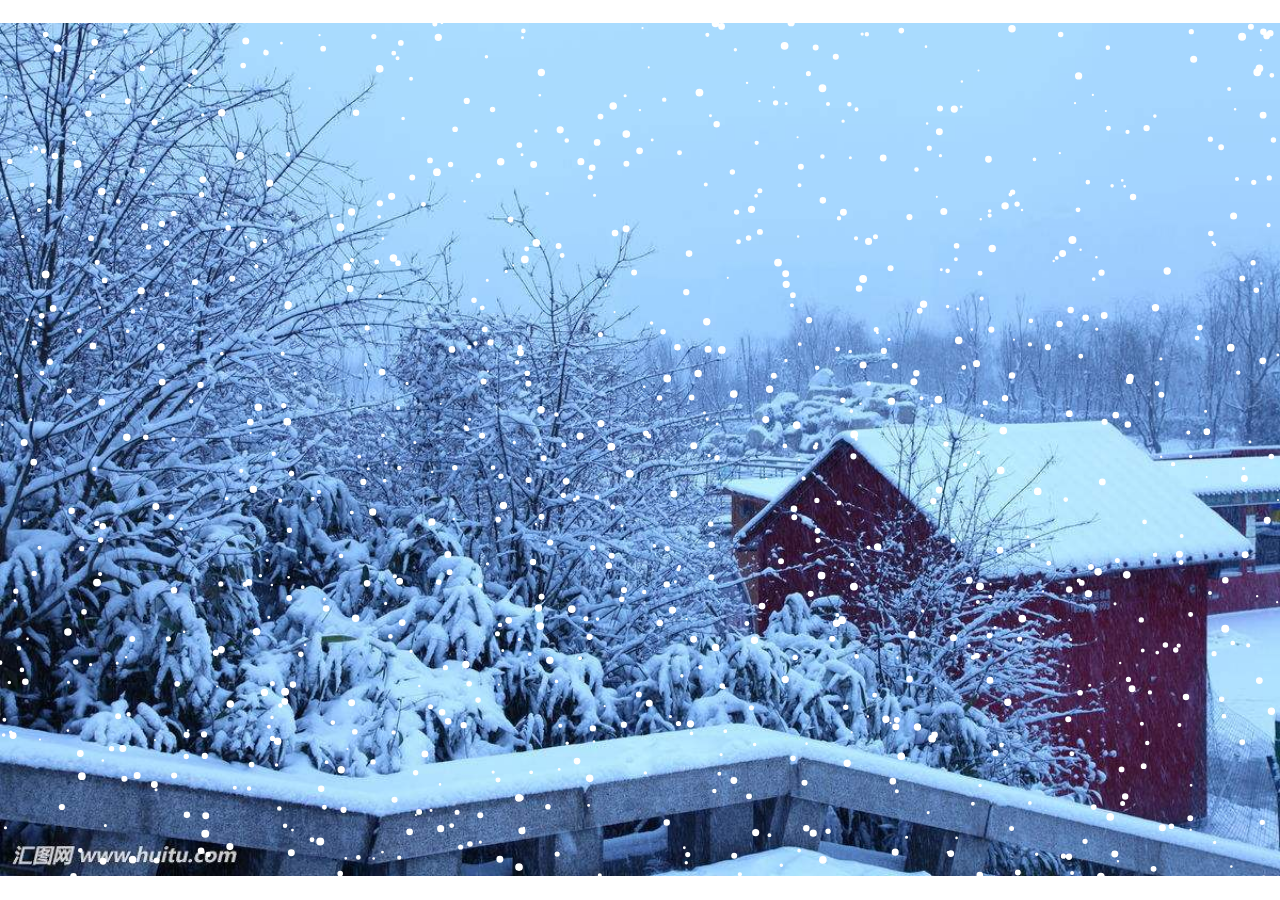
<file: views/canvas/canvas_3.html>
<!DOCTYPE html>
<html>
    <head>
		<meta http-equiv="Content-Type" content="text/html; charset=utf-8" />
		<title>canvas动画</title>
		<meta name="keywords" content="canvas动画" />
		<meta name="description" content="canvas动画" />
		<meta name="viewport" content="width=device-width,initial-scale=1,maximum-scale=1,user-scalable=no" />
		<meta content="telephone=no,email=no" name="format-detection" />
		<meta http-equiv="X-UA-Compatible" content="IE=edge">
		<link rel="stylesheet" type="text/css" href="/css/style.css">
		<link rel="stylesheet" type="text/css" href="/inc/swiper.min.css">
	</head>
<body class="canvas_3">
    <canvas id="mycanvas">
        您的浏览器不支持canvas画布
    </canvas>
</body>
<script data-main="/widget/main.js" src="/inc/require.js" id="script_page" page="canvas_3"></script>
</html>
</file>
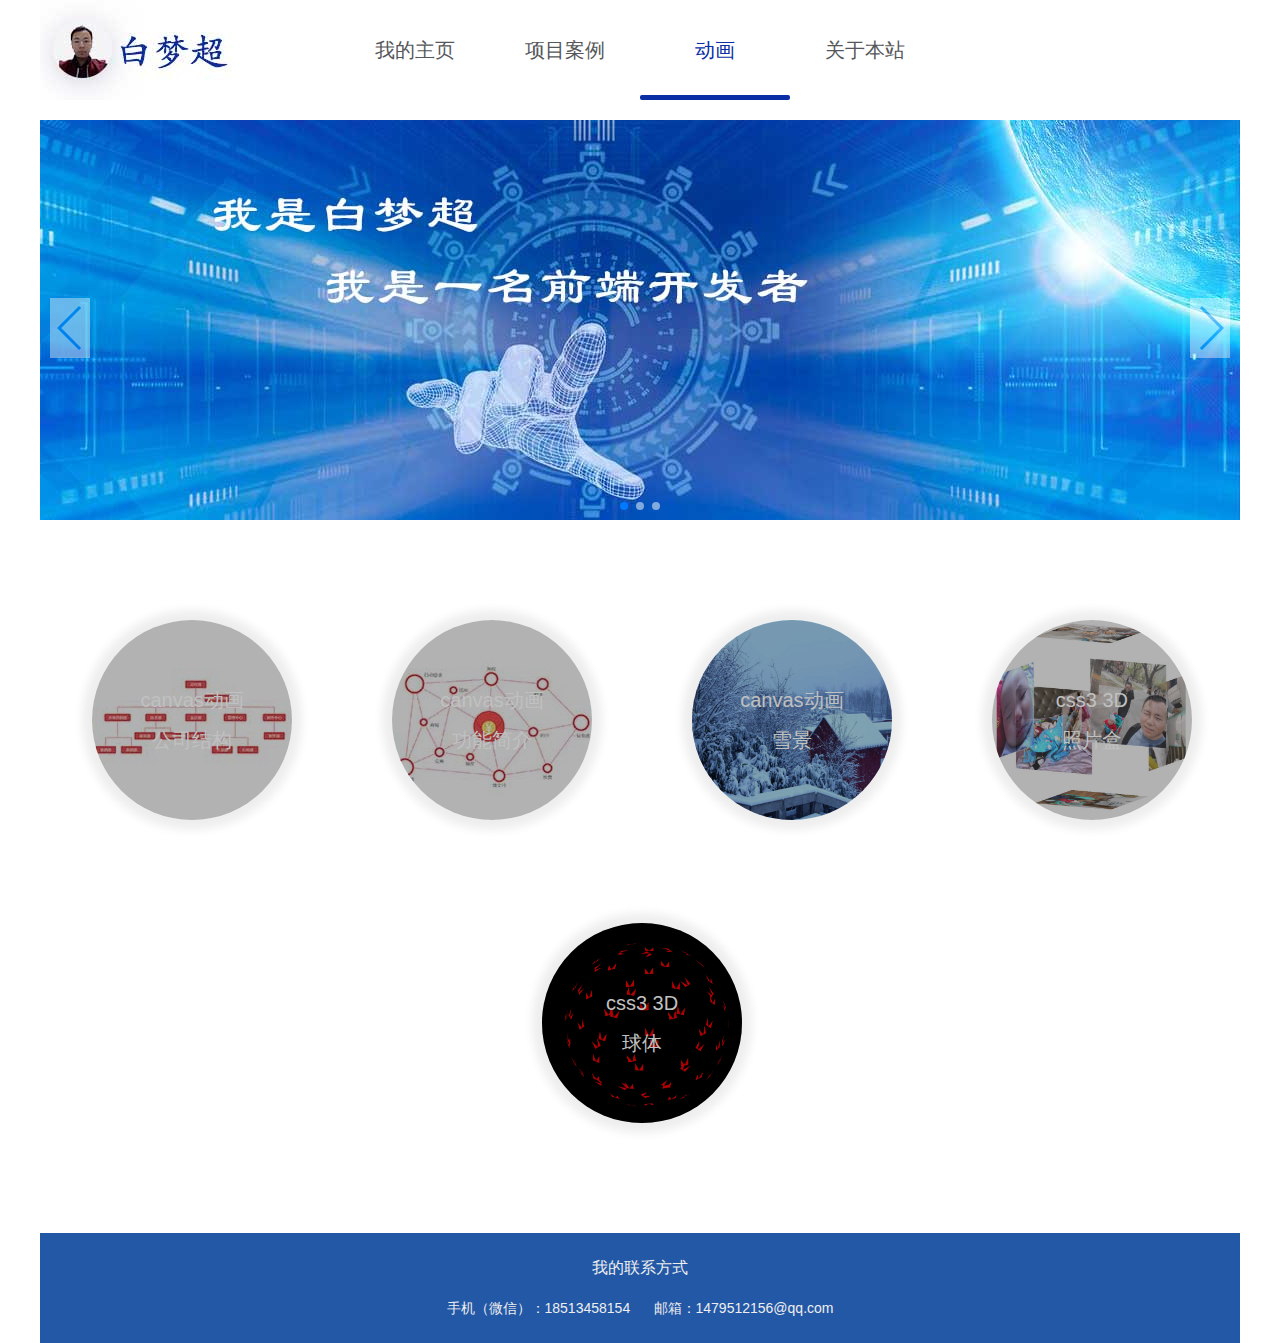
<file: views/canvas/canvaslist.html>
<html>
	<head>
		<meta http-equiv="Content-Type" content="text/html; charset=utf-8" />
		<title>案例项目</title>
		<meta name="keywords" content="案例项目" />
		<meta name="description" content="案例项目" />
		<meta name="viewport" content="width=device-width,initial-scale=1,maximum-scale=1,user-scalable=no" />
		<meta content="telephone=no,email=no" name="format-detection" />
		<meta http-equiv="X-UA-Compatible" content="IE=edge">
		<link rel="stylesheet" type="text/css" href="/css/style.css">
		<link rel="stylesheet" type="text/css" href="/inc/swiper.min.css">
	</head>
<body class="canvaslist">
	<section class="html_nav">
		<section class="html_auto">
			<div class="logo">
				<img src="/images/logo.png">
			</div>
			<ul class="nav">
				<li class="li_click" url="/" target="_self" >我的主页</li>
				<li class="li_click" url="/views/myWorks.html" target="_self" >项目案例</li>
				<li class="on" url="/views/canvas/canvaslist.html" target="_self" >动画</li>            
				<li class="li_click" url="/views/about.html" target="_self" >关于本站</li>
				<li class="bottom_line"></li>
			</ul>
		</section>
	</section>
	<section class="html_auto">
		<section class="html_banner">
			<div class="swiper-container">
				<div class="swiper-wrapper">
					<div class="swiper-slide"><img src="/UploadFiles/banner_1.jpg"></div>
					<div class="swiper-slide"><img src="/UploadFiles/banner_2.jpg"></div>
					<div class="swiper-slide"><img src="/UploadFiles/banner_3.jpg"></div>
				</div>
				<!-- 如果需要分页器 -->
				<div class="swiper-pagination"></div>
				<!-- 如果需要导航按钮 -->
				<div class="swiper-button-prev"></div>
				<div class="swiper-button-next"></div>
			</div>
		</section>
	</section>
	<section class="html_auto">
		<ul class="html_list">
			<li class="li_1">
				<div class="content_box li_click" url="/views/canvas/canvas_1.html" target="_blank">
					<div class="mask"></div>
					<div class="content">
						<p>canvas动画<br>公司结构</p>
					</div>
				</div>
			</li>
			<li class="li_2">
				<div class="content_box li_click" url="/views/canvas/canvas_2.html" target="_blank">
					<div class="mask"></div>
					<div class="content">
						<p>canvas动画<br>功能简介</p>
					</div>
				</div>
			</li>
			<li class="li_3">
				<div class="content_box li_click" url="/views/canvas/canvas_3.html" target="_blank">
					<div class="mask"></div>
					<div class="content">
						<p>canvas动画<br>雪景</p>
					</div>
				</div>
			</li>
			<li class="li_4">
				<div class="content_box li_click" url="/animation/animation1/index.htm" target="_blank">
					<div class="mask"></div>
					<div class="content">
						<p>css3 3D<br>照片盒</p>
					</div>
				</div>
			</li>
			<li class="li_5">
				<div class="content_box li_click" url="/animation/animation2/index.htm" target="_blank">
					<div class="mask"></div>
					<div class="content">
						<p>css3 3D<br>球体</p>
					</div>
				</div>
			</li>
		</ul>
	</section>
	<section class="html_foot">
		<h1>我的联系方式</h1>
		<p>手机（微信）：18513458154 &nbsp;&nbsp;&nbsp;&nbsp; 邮箱：1479512156@qq.com</p>
	</section>
<script data-main="/widget/main.js" src="/inc/require.js" id="script_page" page="canvas"></script>
</body>
</html>
</file>
<file: css/style.css>
/*
    白梦超
    20160408
*/
html,
body,
h1,
h2,
h3,
h4,
h5,
h6,
hr,
p,
ul,
li,
form,
button,
input,
textarea,
th,
td,
div,
dl,
dt,
dd,
figure,
figcaption {
  margin: 0;
  padding: 0;
  border: 0;
  font-size: 14px;
  font-family: "微软雅黑", "Arial";
  color: #56575a;
  box-sizing: border-box;
}
input[type="button"],
input[type="submit"],
input[type="reset"] {
  -webkit-appearance: none;
}
textarea {
  -webkit-appearance: none;
}
select {
  outline: none;
}
ul,
ol {
  list-style: none;
}
a {
  text-decoration: none;
  outline: none;
  color: #56575a;
  font-family: "微软雅黑", "Arial";
  font-size: 14px;
}
a:hover {
  text-decoration: none;
  color: #475168;
}
img {
  display: block;
  border: none;
  height: auto;
  width: auto\9;
  /* ie8 */
  -ms-interpolation-mode: bicubic;
}
input:focus {
  outline: none;
}
.li_click {
  cursor: pointer;
}
.content {
  width: 1200px;
  margin: 0 auto;
}
.min-content {
  min-width: 1200px;
}
#editor {
  font-size: 14px;
  line-height: 2;
}
#editor img {
  margin: 0 auto;
}
.html_nav {
  width: 100%;
  height: 100px;
  overflow: hidden;
}
.html_nav .logo {
  width: 200px;
  float: left;
  height: 100px;
  overflow: hidden;
}
.html_nav .logo img {
  width: 200px;
  height: 100px;
}
.html_nav ul.nav {
  position: relative;
  width: 900px;
  float: right;
}
.html_nav ul.nav li {
  width: 150px;
  line-height: 100px;
  float: left;
  overflow: hidden;
  text-align: center;
  font-size: 20px;
}
.html_nav ul.nav li:hover {
  color: #092ea5;
}
.html_nav ul.nav li.on {
  color: #092ea5;
}
.html_nav ul.nav li.bottom_line {
  z-index: -1;
  height: 5px;
  position: absolute;
  top: 95px;
  left: 0px;
  background: #092ea5;
  transition: all 200ms;
  border-radius: 2px;
  overflow: hidden;
}
.html_auto {
  width: 1200px;
  margin: 0 auto;
}
.html_list {
  padding-top: 50px;
  text-align: center;
}
.html_list li {
  display: inline-block;
  width: 296px;
  height: 300px;
  overflow: hidden;
}
.html_list li div.content_box {
  width: 200px;
  height: 200px;
  transition: all 0.5s;
  border-radius: 50%;
  box-shadow: 0 0 10px 10px #eee;
  margin: 50px;
  overflow: hidden;
  position: relative;
}
.html_list li div.content_box div.mask {
  width: 250px;
  height: 250px;
  background: #000;
  opacity: 0.3;
}
.html_list li div.content_box div.content {
  position: absolute;
  top: 0;
  width: 250px;
  height: 250px;
}
.html_list li div.content_box p {
  display: table-cell;
  width: 200px;
  height: 200px;
  text-align: center;
  vertical-align: middle;
  font-size: 20px;
  line-height: 40px;
  color: silver;
  transition: all 0.5s;
}
.html_list li div.content_box:hover {
  width: 210px;
  height: 210px;
  margin: 45px 43px;
  transition: all 0.5s;
  background-size: 250px 250px;
}
.html_list li div.content_box:hover p {
  width: 210px;
  height: 210px;
  color: #fff;
  transition: all 0.5s;
}
.html_list li.li_click div.content_box {
  cursor: pointer;
}
.html_list .li_1 .content_box {
  background: url("/images/canvas_1.jpg") center center no-repeat;
  background-size: 200px 200px;
}
.html_list .li_2 .content_box {
  background: url("/images/canvas_2.jpg") center center no-repeat;
  background-size: 200px 200px;
}
.html_list .li_3 .content_box {
  background: url("/images/canvas_3.jpg") center center no-repeat;
  background-size: 200px 200px;
}
.html_list .li_4 .content_box {
  background: url("/images/canvas_4.jpg") center center no-repeat;
  background-size: 200px 200px;
}
.html_list .li_5 .content_box {
  background: url("/images/canvas_5.jpg") center center no-repeat;
  background-size: 200px 200px;
}
.html_banner {
  margin-top: 20px;
}
.html_banner .swiper-container {
  width: 1200px;
  height: 400px;
}
body.canvas_3 {
  background: url("/images/canvas_3.jpg") center center no-repeat;
  background-size: 100vw auto;
}
.html_foot {
  width: 1200px;
  margin: 0 auto;
  background: #2358a6;
  padding: 15px 0;
  margin-top: 60px;
}
.html_foot h1 {
  text-align: center;
  font-size: 16px;
  line-height: 40px;
  color: #eee;
  font-weight: normal;
}
.html_foot p {
  text-align: center;
  font-size: 14px;
  line-height: 40px;
  color: #eee;
}
.swiper-pagination-bullet {
  background: #fff!important;
  opacity: 0.5!important;
}
.swiper-pagination-bullet-active {
  opacity: 1!important;
  background: #007aff!important;
}
.swiper-button-prev,
.swiper-button-next {
  background-color: #fff!important;
  opacity: 0.4;
  width: 40px!important;
  height: 60px!important;
}
.swiper-button-prev:hover,
.swiper-button-next:hover {
  opacity: 0.6;
}
body.index .AboutUs {
  width: 100%;
  margin-top: 20px;
}
body.index .AboutUs .information .left,
body.index .AboutUs .information .right {
  width: 580px;
  height: 40px;
  line-height: 40px;
  float: left;
  font-size: 16px;
  letter-spacing: 2px;
}
body.index .AboutUs .information .left {
  text-align: right;
  font-weight: 600;
}
body.index .AboutUs .information .right {
  float: right;
}
body.index .AboutUs:after {
  content: '.';
  display: block;
  width: 0;
  height: 0;
  overflow: hidden;
  visibility: hidden;
  clear: both;
}
body.index .module_title {
  margin-top: 50px;
  height: 60px;
  line-height: 60px;
  text-align: center;
  font-size: 20px;
  font-weight: normal;
}
body.index .module_title:after {
  content: '.';
  display: block;
  width: 0;
  height: 0;
  overflow: hidden;
  visibility: hidden;
  clear: both;
}
body.index .knowledge {
  margin-top: 50px;
  perspective: 500;
  -webkit-perspective: 500;
}
body.index .knowledge .box_hover {
  width: 200px;
  height: 200px;
  margin-left: 50px;
  margin-right: 50px;
  float: left;
}
body.index .knowledge .box_hover .box_bao {
  position: relative;
  width: 200px;
  height: 200px;
  border-radius: 10px;
  box-shadow: 0 0 10px 10px #eee;
  transition: all 0.5s;
  transform-style: preserve-3d;
}
body.index .knowledge .box_hover .box_bao .box {
  position: absolute;
  top: 0;
  transform: translateZ(1px);
  background: #fff;
}
body.index .knowledge .box_hover .box_bao .box .box_in,
body.index .knowledge .box_hover .box_bao .box .box_out {
  width: 200px;
  height: 200px;
  line-height: 30px;
  display: table-cell;
  vertical-align: middle;
  padding: 10px;
  text-align: center;
}
body.index .knowledge .box_hover .box_bao .box:first-child {
  transform: translateZ(-1px) rotateY(180deg);
}
body.index .knowledge .box_hover:hover .box_bao {
  transform: rotateY(180deg);
  transition: all 0.5s;
}
body.index .knowledge:after {
  content: '.';
  display: block;
  width: 0;
  height: 0;
  overflow: hidden;
  visibility: hidden;
  clear: both;
}
body.index .personal {
  width: 800px;
  margin: 20px auto 0;
}
body.index .personal .p1 {
  line-height: 40px;
  color: #666;
  font-weight: 500;
  font-size: 16px;
}
body.index .personal .p2 {
  font-size: 14px;
  line-height: 40px;
  color: #999;
  text-indent: 2em;
}
/*
    白梦超
    2018-02-26
    我的作品页面样式
*/
body.myWorks .li_1 .content_box {
  background: url("/images/myWorks_1.jpg") center center no-repeat;
  background-size: 200px 200px;
}
body.myWorks .li_2 .content_box {
  background: url("/images/myWorks_2.jpg") center center no-repeat;
  background-size: 200px 200px;
}
body.myWorks .li_3 .content_box {
  background: url("/images/myWorks_3.jpg") center center no-repeat;
  background-size: 200px 200px;
}
body.myWorks .li_4 .content_box {
  background: url("/images/myWorks_4.jpg") center center no-repeat;
  background-size: 200px 200px;
}
body.myWorks .li_5 .content_box {
  background: url("/images/myWorks_5.jpg") center center no-repeat;
  background-size: 200px 200px;
}
body.myWorks .li_6 .content_box {
  background: url("/images/myWorks_6.jpg") center center no-repeat;
  background-size: 200px 200px;
}
/*
    白梦超
    2018-02-27
    关于本站页面样式
*/
body.about h3.title {
  margin-top: 40px;
  line-height: 40px;
  text-align: center;
  font-size: 20px;
  font-weight: normal;
}
body.about p {
  line-height: 30px;
  font-size: 16px;
  width: 600px;
  margin: 10px auto;
  text-indent: 2em;
}
body.about p span {
  font-size: 18px;
  margin-right: 10px;
  color: red;
}
</file>
<file: animation/animation1/css/xixi.css>
html,
body,
h1,
h2,
h3,
h4,
h5,
h6,
hr,
p,
ul,
li,
form,
button,
input,
textarea,
th,
td,
div,
dl,
dt,
dd,
img {
  margin: 0;
  padding: 0;
  border: 0;
  font-family: 'Microsoft YaHei';
}
body {
  background: #fff;
}
#boxOut {
  width: 50vw;
  height: 50vh;
  margin: 25vh 0 0 25vw;
  position: relative;
  transform-style: preserve-3d;
  float: left;
  /* perspective: 200px; */
}
#boxOut #box {
  width: 100%;
  height: 100%;
  position: relative;
  transform-style: preserve-3d;
  transform: rotateX(10deg) rotateY(10deg);
  animation: move 5s linear infinite;
}
#boxOut #box div {
  position: absolute;
  top: 50%;
  left: 50%;
  margin-left: -50px;
  margin-top: -50px;
  width: 100px;
  height: 100px;
  line-height: 50px;
  text-align: center;
  background: #ff0000;
  box-shadow: 0px 0px 5px #fff;
  opacity: 0.8;
}
#boxOut #box div.out {
  margin-left: -100px;
  margin-top: -100px;
  width: 200px;
  height: 200px;
  transition: all .3s linear;
}
#boxOut #box div:nth-of-type(1) {
  transform: rotateX(90deg) translateZ(50px);
  background: url("../xixi/1.jpg") center center;
  background-size: cover;
}
#boxOut #box div:nth-of-type(7) {
  transform: rotateX(90deg) translateZ(100px);
  background: url("../xixi/7.jpg") center center;
  background-size: cover;
}
#boxOut:hover #box div:nth-of-type(7) {
  transform: rotateX(90deg) translateZ(200px);
  background: url("../xixi/7.jpg") center center;
  background-size: cover;
}
#boxOut #box div:nth-of-type(2) {
  transform: rotateY(0) translateZ(50px);
  background: url("../xixi/2.jpg") center center;
  background-size: cover;
}
#boxOut #box div:nth-of-type(8) {
  transform: rotateY(0) translateZ(100px);
  background: url("../xixi/8.jpg") center center;
  background-size: cover;
}
#boxOut:hover #box div:nth-of-type(8) {
  transform: rotateY(0) translateZ(200px);
  background: url("../xixi/8.jpg") center center;
  background-size: cover;
}
#boxOut #box div:nth-of-type(3) {
  transform: rotateY(90deg) translateZ(50px);
  background: url("../xixi/3.jpg") center center;
  background-size: cover;
}
#boxOut #box div:nth-of-type(9) {
  transform: rotateY(90deg) translateZ(100px);
  background: url("../xixi/9.jpg") center center;
  background-size: cover;
}
#boxOut:hover #box div:nth-of-type(9) {
  transform: rotateY(90deg) translateZ(200px);
  background: url("../xixi/9.jpg") center center;
  background-size: cover;
}
#boxOut #box div:nth-of-type(4) {
  transform: rotateY(180deg) translateZ(50px);
  background: url("../xixi/4.jpg") center center;
  background-size: cover;
}
#boxOut #box div:nth-of-type(10) {
  transform: rotateY(180deg) translateZ(100px);
  background: url("../xixi/10.jpg") center center;
  background-size: cover;
}
#boxOut:hover #box div:nth-of-type(10) {
  transform: rotateY(180deg) translateZ(200px);
  background: url("../xixi/10.jpg") center center;
  background-size: cover;
}
#boxOut #box div:nth-of-type(5) {
  transform: rotateY(270deg) translateZ(50px);
  background: url("../xixi/5.jpg") center center;
  background-size: cover;
}
#boxOut #box div:nth-of-type(11) {
  transform: rotateY(270deg) translateZ(100px);
  background: url("../xixi/11.jpg") center center;
  background-size: cover;
}
#boxOut:hover #box div:nth-of-type(11) {
  transform: rotateY(270deg) translateZ(200px);
  background: url("../xixi/11.jpg") center center;
  background-size: cover;
}
#boxOut #box div:nth-of-type(6) {
  transform: rotateX(-90deg) translateZ(50px);
  background: url("../xixi/6.jpg") center center;
  background-size: cover;
}
#boxOut #box div:nth-of-type(12) {
  transform: rotateX(-90deg) translateZ(100px);
  background: url("../xixi/12.jpg") center center;
  background-size: cover;
}
#boxOut:hover #box div:nth-of-type(12) {
  transform: rotateX(-90deg) translateZ(200px);
  background: url("../xixi/12.jpg") center center;
  background-size: cover;
}
@keyframes move {
  0% {
    transform: rotateX(10deg) rotateY(0deg);
  }
  100% {
    transform: rotateX(10deg) rotateY(360deg);
  }
}
</file>
